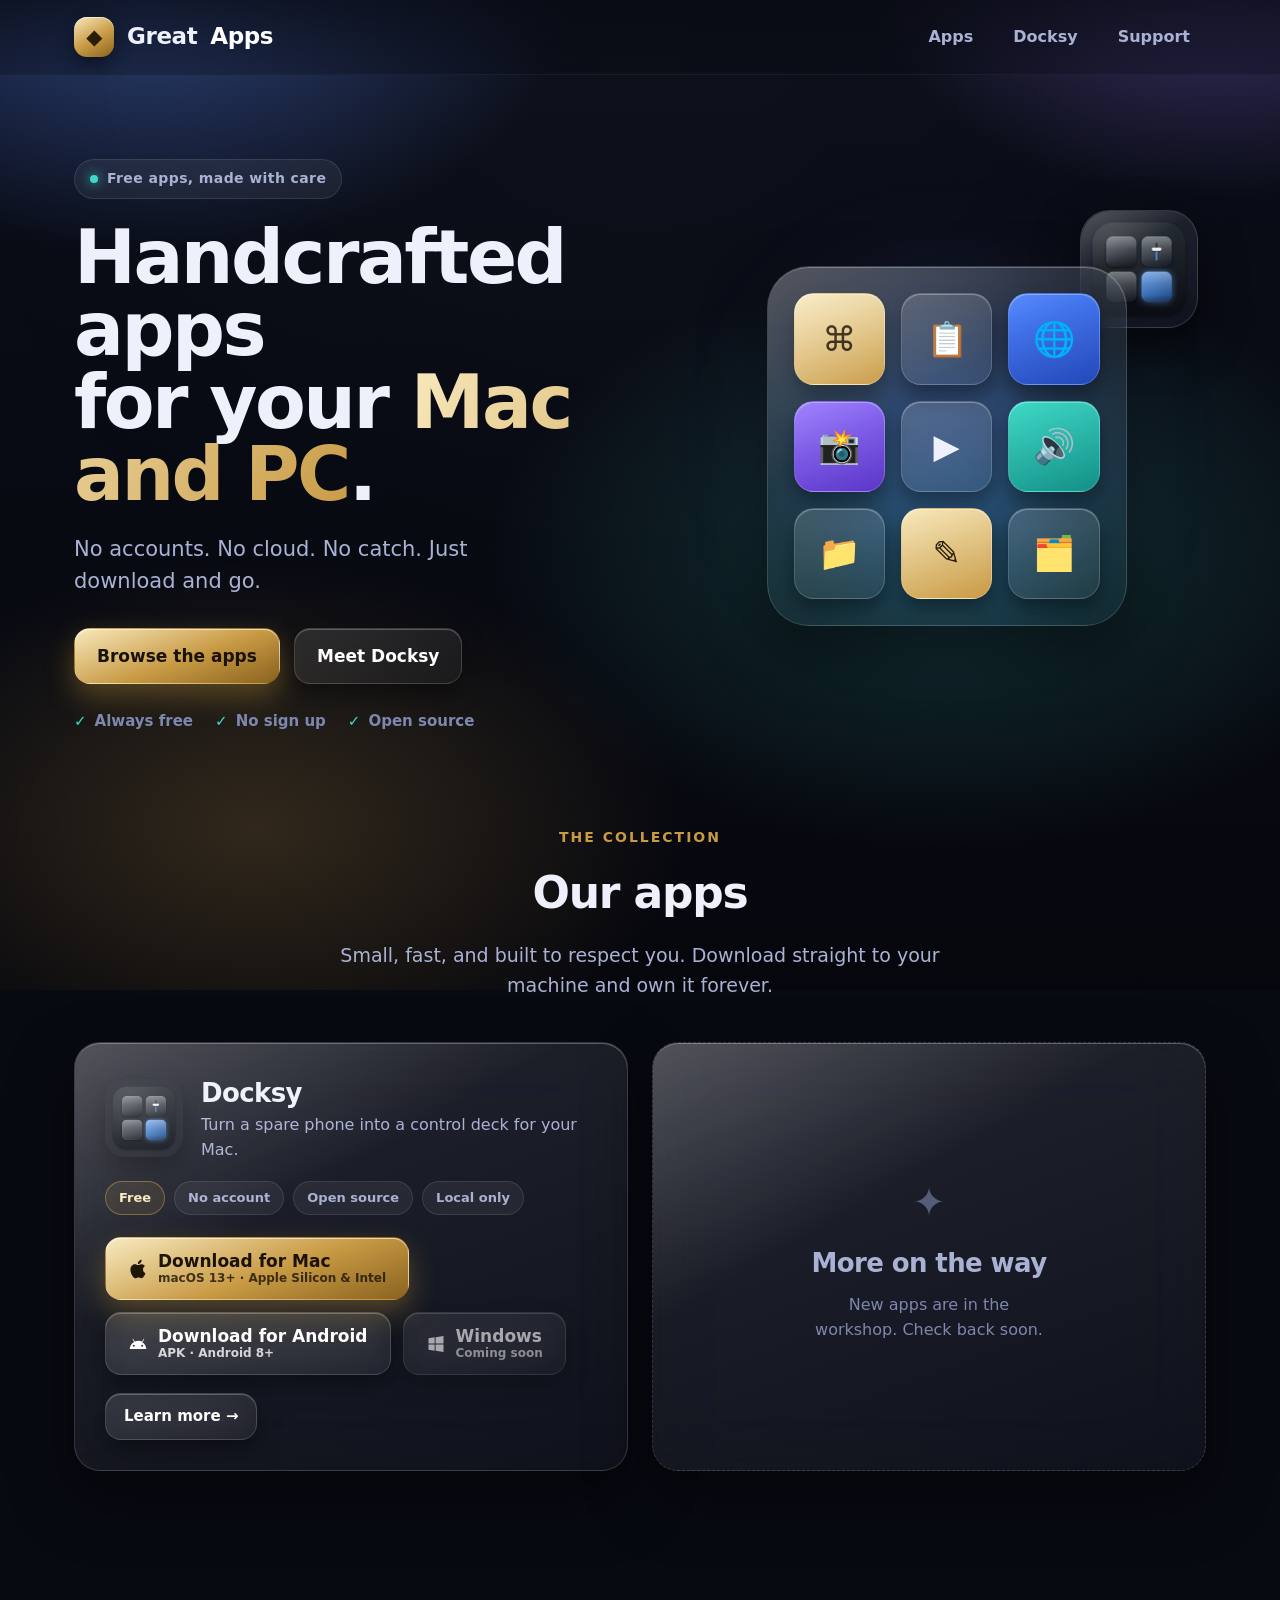
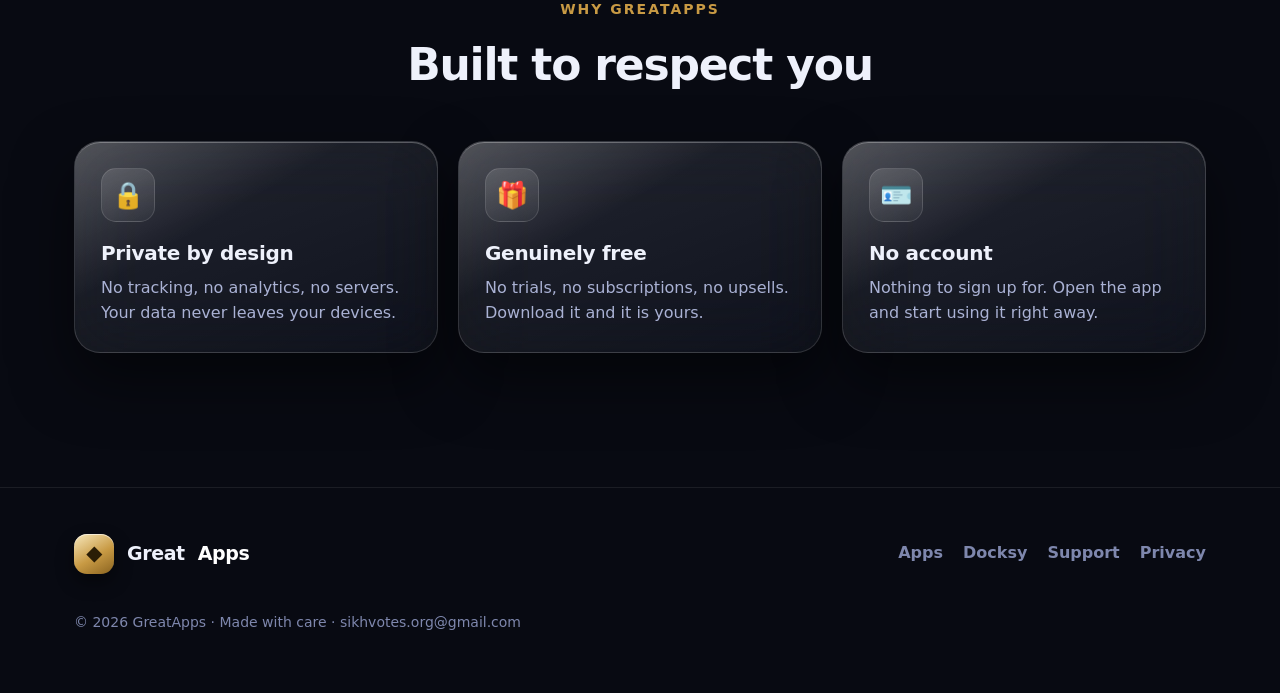
<file: index.html>
<!doctype html>
<html lang="en">
<head>
<meta charset="utf-8">
<meta name="viewport" content="width=device-width,initial-scale=1">
<title>GreatApps — handcrafted apps for your Mac and PC</title>
<meta name="description" content="A small studio of free, private, no-account apps for your Mac and PC. Download Docksy and turn a spare phone into a control deck.">
<link rel="icon" href="assets/favicon.png">
<link rel="stylesheet" href="assets/style.css">
</head>
<body>

<header class="bar">
  <div class="wrap">
    <a class="brand" href="index.html"><span class="mk">◆</span> Great<b>Apps</b></a>
    <div class="spacer"></div>
    <nav class="nav">
      <a href="#apps">Apps</a>
      <a href="docksy.html">Docksy</a>
      <a href="support.html">Support</a>
    </nav>
  </div>
</header>

<!-- HERO -->
<section class="hero">
  <div class="wrap">
    <div>
      <span class="eyebrow"><span class="dot"></span> Free apps, made with care</span>
      <h1 class="big">Handcrafted apps<br>for your <span class="grad">Mac and PC</span>.</h1>
      <p class="lead">No accounts. No cloud. No catch. Just download and go.</p>
      <div class="cta">
        <a class="btn btn-primary" href="#apps">Browse the apps</a>
        <a class="btn btn-glass" href="docksy.html">Meet Docksy</a>
      </div>
      <div class="trust">
        <span><span class="ck">✓</span> Always free</span>
        <span><span class="ck">✓</span> No sign up</span>
        <span><span class="ck">✓</span> Open source</span>
      </div>
    </div>
    <div class="heroart">
      <div class="heroglow"></div>
      <div class="floaticon glass"><img src="assets/docksy-icon.png" alt="Docksy"></div>
      <div class="deckcard glass">
        <div class="k gold">⌘</div><div class="k">📋</div><div class="k blue">🌐</div>
        <div class="k violet">📸</div><div class="k">▶️</div><div class="k teal">🔊</div>
        <div class="k">📁</div><div class="k gold">✎</div><div class="k">🗂️</div>
      </div>
    </div>
  </div>
</section>

<!-- APPS -->
<section class="sec" id="apps">
  <div class="wrap">
    <div class="kicker">The collection</div>
    <h2>Our apps</h2>
    <p class="deck">Small, fast, and built to respect you. Download straight to your machine and own it forever.</p>

    <div class="apps">
      <!-- Docksy -->
      <article class="appcard glass">
        <div class="top">
          <img class="ic" src="assets/docksy-icon.png" alt="Docksy icon">
          <div>
            <h3>Docksy</h3>
            <div class="tg">Turn a spare phone into a control deck for your Mac.</div>
          </div>
        </div>
        <div class="chips">
          <span class="chip gold">Free</span>
          <span class="chip">No account</span>
          <span class="chip">Open source</span>
          <span class="chip">Local only</span>
        </div>
        <div class="dls">
          <a class="btn btn-primary col" href="downloads/Docksy-Mac.dmg">
            <svg viewBox="0 0 24 24" aria-hidden="true"><path d="M16.365 1.43c0 1.14-.49 2.27-1.18 3.08-.74.9-1.99 1.57-2.98 1.57-.12 0-.23-.02-.3-.03-.01-.06-.04-.22-.04-.39 0-1.15.57-2.27 1.2-2.98.81-.94 2.15-1.64 3.25-1.68.03.13.05.28.05.43zM20.93 17.14c-.03.07-.46 1.58-1.52 3.12-.94 1.34-1.94 2.71-3.43 2.71-1.51 0-1.9-.88-3.63-.88-1.7 0-2.3.91-3.67.91-1.38 0-2.33-1.26-3.43-2.8C3.97 18.38 2.93 15.57 2.93 12.92c0-4.28 2.8-6.55 5.55-6.55 1.45 0 2.67.95 3.6.95.86 0 2.22-1.01 3.9-1.01.61 0 2.89.06 4.37 2.19-.13.09-2.38 1.37-2.38 4.19 0 3.26 2.85 4.42 2.96 4.45z"/></svg>
            <span class="txt"><span class="lg">Download for Mac</span><span class="sub">macOS 13+ · Apple Silicon &amp; Intel</span></span>
          </a>
          <a class="btn btn-glass col" href="downloads/Docksy-Android.apk">
            <svg viewBox="0 0 24 24" aria-hidden="true"><path d="M17.6 9.48l1.84-3.18a.4.4 0 0 0-.7-.4l-1.87 3.23a11.4 11.4 0 0 0-8.74 0L6.27 5.9a.4.4 0 1 0-.7.4L7.4 9.48A10.8 10.8 0 0 0 2 18h20a10.8 10.8 0 0 0-5.4-8.52zM7 15.25a1.25 1.25 0 1 1 0-2.5 1.25 1.25 0 0 1 0 2.5zm10 0a1.25 1.25 0 1 1 0-2.5 1.25 1.25 0 0 1 0 2.5z"/></svg>
            <span class="txt"><span class="lg">Download for Android</span><span class="sub">APK · Android 8+</span></span>
          </a>
          <span class="btn btn-glass col soon">
            <svg viewBox="0 0 24 24" aria-hidden="true"><path d="M3 5.05 10.4 4v7.4H3V5.05zM10.4 12.6V20L3 18.95V12.6h7.4zM11.55 3.85 21 2.5v8.9h-9.45V3.85zM21 12.6v8.9l-9.45-1.35V12.6H21z"/></svg>
            <span class="txt"><span class="lg">Windows</span><span class="sub">Coming soon</span></span>
          </span>
        </div>
        <a class="btn btn-glass" href="docksy.html" style="align-self:flex-start;padding:11px 18px;font-size:15px">Learn more →</a>
      </article>

      <!-- placeholder -->
      <article class="appcard glass empty">
        <div class="big">✦</div>
        <h3 style="color:var(--ink-dim)">More on the way</h3>
        <p style="max-width:24ch">New apps are in the workshop. Check back soon.</p>
      </article>
    </div>
  </div>
</section>

<!-- WHY -->
<section class="sec">
  <div class="wrap">
    <div class="kicker">Why GreatApps</div>
    <h2>Built to respect you</h2>
    <div class="feat">
      <div class="fcard glass"><div class="fi">🔒</div><h4>Private by design</h4><p>No tracking, no analytics, no servers. Your data never leaves your devices.</p></div>
      <div class="fcard glass"><div class="fi">🎁</div><h4>Genuinely free</h4><p>No trials, no subscriptions, no upsells. Download it and it is yours.</p></div>
      <div class="fcard glass"><div class="fi">🪪</div><h4>No account</h4><p>Nothing to sign up for. Open the app and start using it right away.</p></div>
    </div>
  </div>
</section>

<footer>
  <div class="wrap">
    <a class="brand" href="index.html"><span class="mk">◆</span> Great<b>Apps</b></a>
    <div class="spacer"></div>
    <nav class="fnav">
      <a href="#apps">Apps</a>
      <a href="docksy.html">Docksy</a>
      <a href="support.html">Support</a>
      <a href="privacy.html">Privacy</a>
    </nav>
    <div class="fine">© 2026 GreatApps · Made with care · <a href="mailto:sikhvotes.org@gmail.com" style="color:inherit">sikhvotes.org@gmail.com</a></div>
  </div>
</footer>

</body>
</html>
</file>
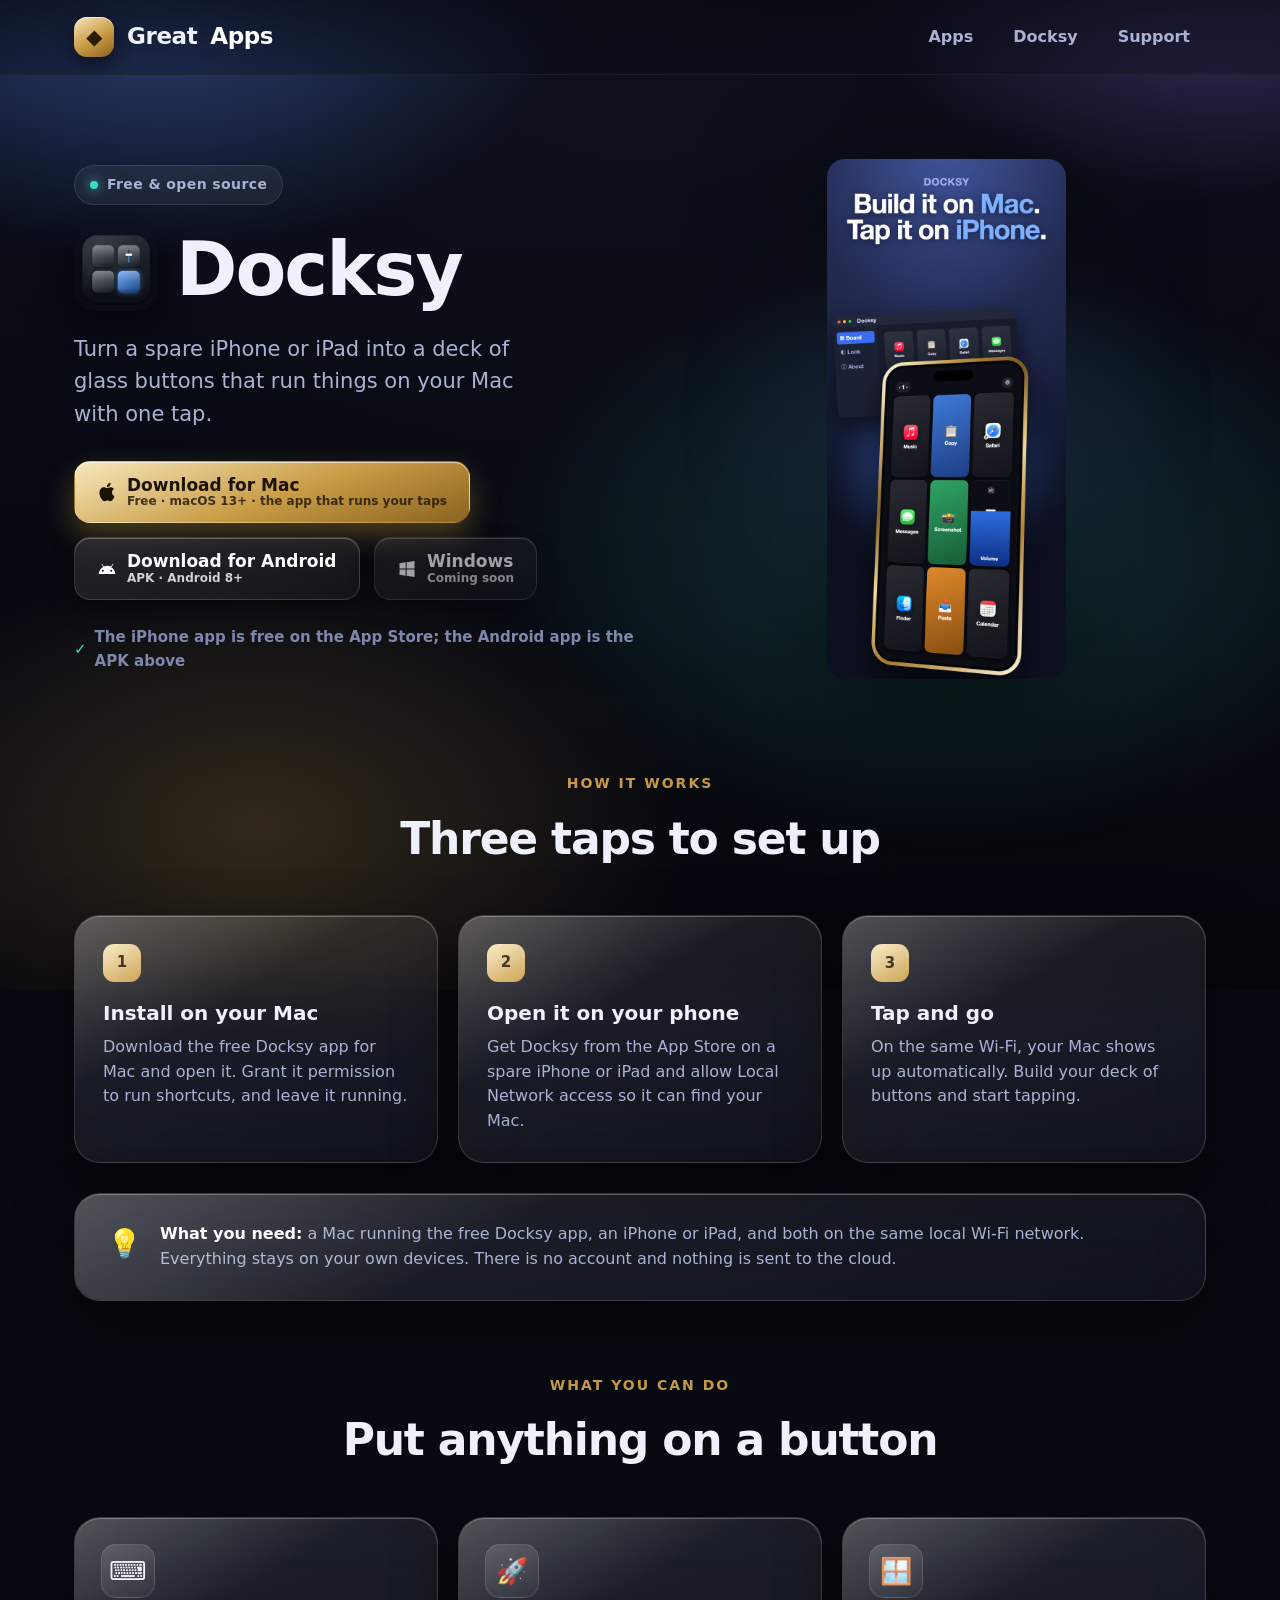
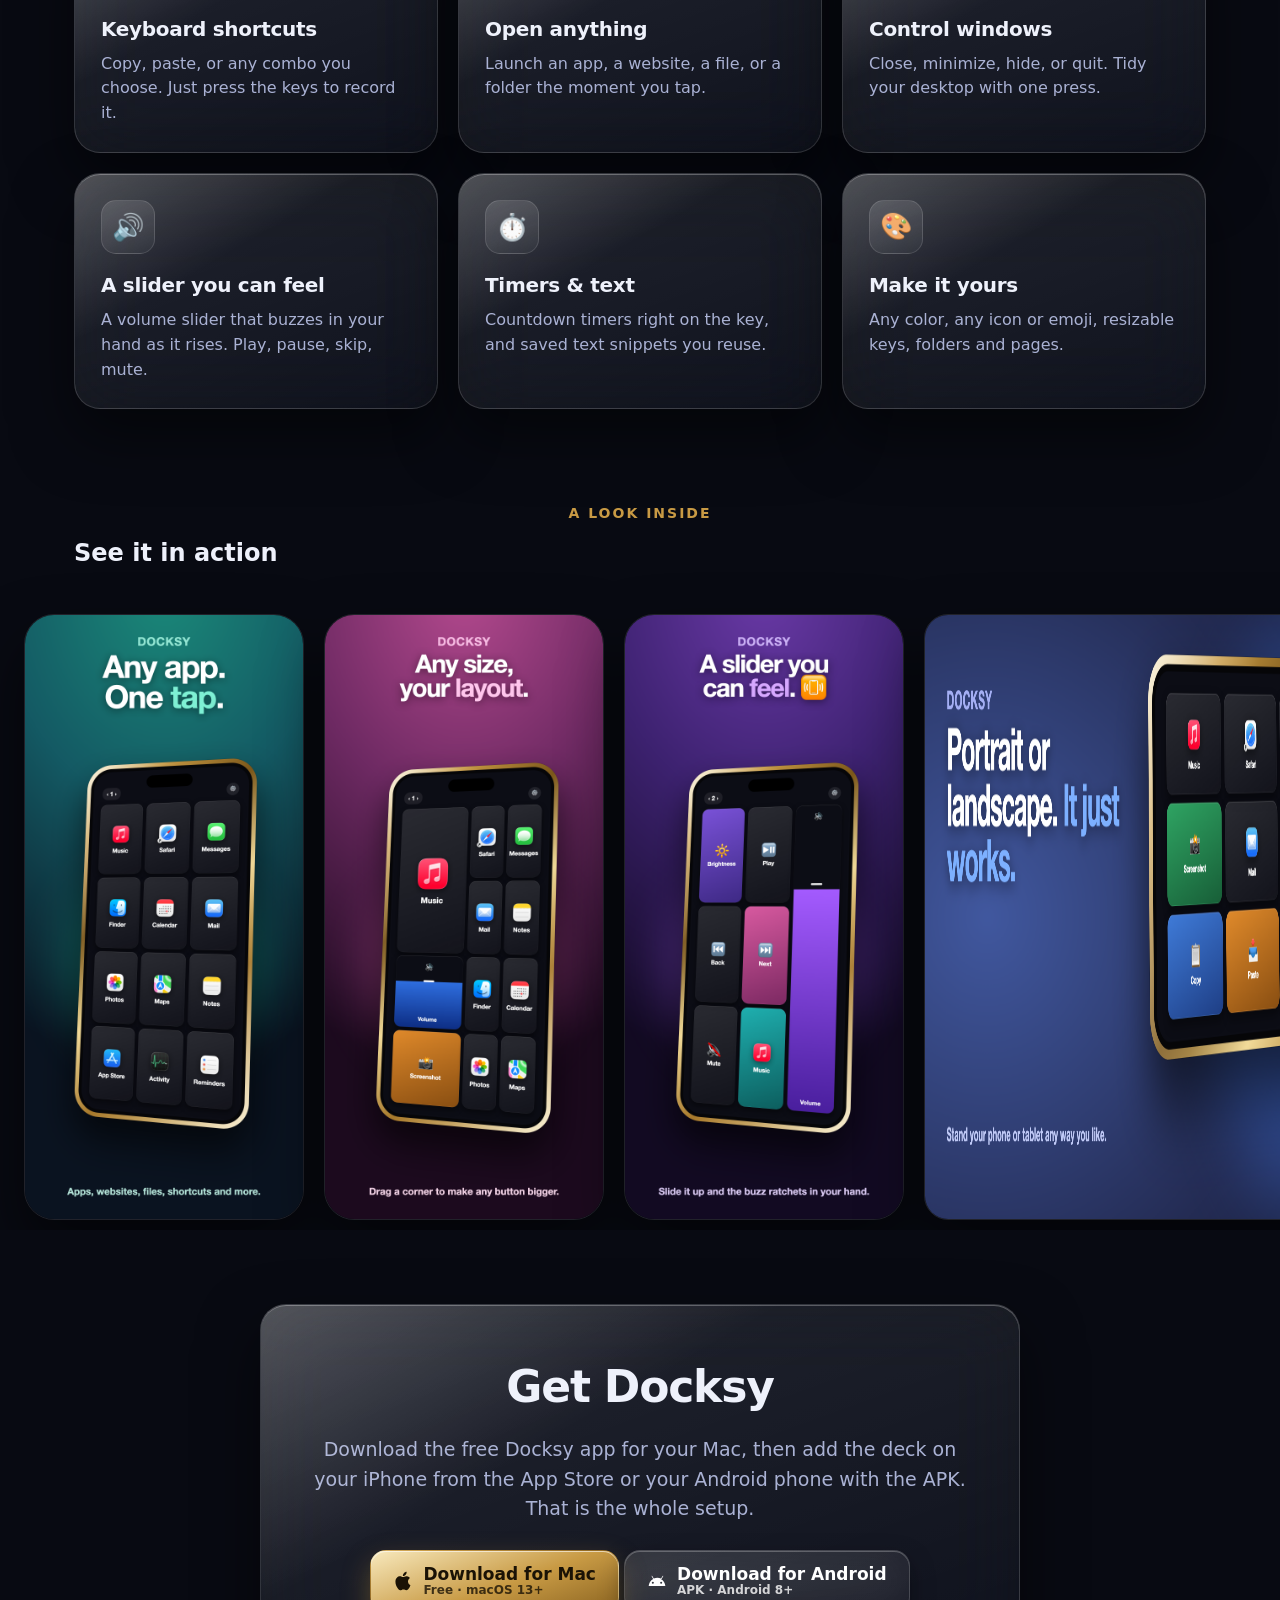
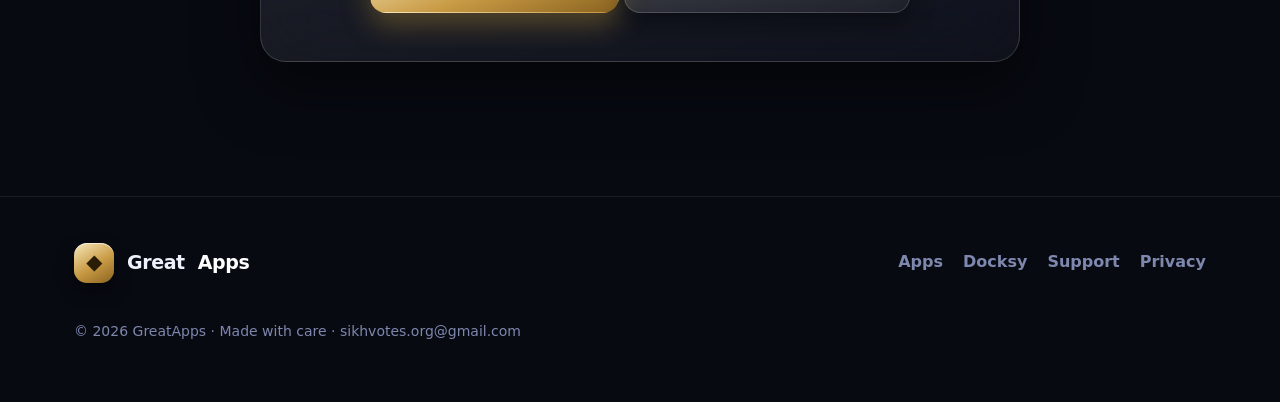
<file: docksy.html>
<!doctype html>
<html lang="en">
<head>
<meta charset="utf-8">
<meta name="viewport" content="width=device-width,initial-scale=1">
<title>Docksy — turn a spare phone into a control deck for your Mac</title>
<meta name="description" content="Docksy turns a spare iPhone or iPad into a glass control deck for your Mac. Free, open source, no account. Download the free Mac companion app.">
<link rel="icon" href="assets/favicon.png">
<link rel="stylesheet" href="assets/style.css">
</head>
<body>

<header class="bar">
  <div class="wrap">
    <a class="brand" href="index.html"><span class="mk">◆</span> Great<b>Apps</b></a>
    <div class="spacer"></div>
    <nav class="nav">
      <a href="index.html#apps">Apps</a>
      <a href="docksy.html">Docksy</a>
      <a href="support.html">Support</a>
    </nav>
  </div>
</header>

<!-- HERO -->
<section class="hero">
  <div class="wrap">
    <div>
      <span class="eyebrow"><span class="dot"></span> Free &amp; open source</span>
      <h1 class="big" style="display:flex;align-items:center;gap:18px;letter-spacing:-2px">
        <img src="assets/docksy-icon.png" alt="" style="width:84px;height:84px;border-radius:21px;box-shadow:0 12px 30px rgba(0,0,0,.5)"> Docksy
      </h1>
      <p class="lead" style="max-width:34ch">Turn a spare iPhone or iPad into a deck of glass buttons that run things on your Mac with one tap.</p>
      <div class="cta">
        <a class="btn btn-primary col" href="downloads/Docksy-Mac.dmg">
          <svg viewBox="0 0 24 24" aria-hidden="true"><path d="M16.365 1.43c0 1.14-.49 2.27-1.18 3.08-.74.9-1.99 1.57-2.98 1.57-.12 0-.23-.02-.3-.03-.01-.06-.04-.22-.04-.39 0-1.15.57-2.27 1.2-2.98.81-.94 2.15-1.64 3.25-1.68.03.13.05.28.05.43zM20.93 17.14c-.03.07-.46 1.58-1.52 3.12-.94 1.34-1.94 2.71-3.43 2.71-1.51 0-1.9-.88-3.63-.88-1.7 0-2.3.91-3.67.91-1.38 0-2.33-1.26-3.43-2.8C3.97 18.38 2.93 15.57 2.93 12.92c0-4.28 2.8-6.55 5.55-6.55 1.45 0 2.67.95 3.6.95.86 0 2.22-1.01 3.9-1.01.61 0 2.89.06 4.37 2.19-.13.09-2.38 1.37-2.38 4.19 0 3.26 2.85 4.42 2.96 4.45z"/></svg>
          <span class="txt"><span class="lg">Download for Mac</span><span class="sub">Free · macOS 13+ · the app that runs your taps</span></span>
        </a>
        <a class="btn btn-glass col" href="downloads/Docksy-Android.apk">
          <svg viewBox="0 0 24 24" aria-hidden="true"><path d="M17.6 9.48l1.84-3.18a.4.4 0 0 0-.7-.4l-1.87 3.23a11.4 11.4 0 0 0-8.74 0L6.27 5.9a.4.4 0 1 0-.7.4L7.4 9.48A10.8 10.8 0 0 0 2 18h20a10.8 10.8 0 0 0-5.4-8.52zM7 15.25a1.25 1.25 0 1 1 0-2.5 1.25 1.25 0 0 1 0 2.5zm10 0a1.25 1.25 0 1 1 0-2.5 1.25 1.25 0 0 1 0 2.5z"/></svg>
          <span class="txt"><span class="lg">Download for Android</span><span class="sub">APK · Android 8+</span></span>
        </a>
        <span class="btn btn-glass col soon">
          <svg viewBox="0 0 24 24" aria-hidden="true"><path d="M3 5.05 10.4 4v7.4H3V5.05zM10.4 12.6V20L3 18.95V12.6h7.4zM11.55 3.85 21 2.5v8.9h-9.45V3.85zM21 12.6v8.9l-9.45-1.35V12.6H21z"/></svg>
          <span class="txt"><span class="lg">Windows</span><span class="sub">Coming soon</span></span>
        </span>
      </div>
      <div class="trust">
        <span><span class="ck">✓</span> The iPhone app is free on the App Store; the Android app is the APK above</span>
      </div>
    </div>
    <div class="heroart" style="height:520px">
      <div class="heroglow" style="background:radial-gradient(circle,rgba(120,150,255,.45),transparent 65%)"></div>
      <img src="assets/shots/s1.png" alt="Docksy on Mac and iPhone" style="position:absolute;inset:0;margin:auto;max-height:520px;max-width:100%;filter:drop-shadow(0 30px 60px rgba(0,0,0,.55));border-radius:18px">
    </div>
  </div>
</section>

<!-- HOW IT WORKS -->
<section class="sec">
  <div class="wrap">
    <div class="kicker">How it works</div>
    <h2>Three taps to set up</h2>
    <div class="steps">
      <div class="step glass"><div class="n">1</div><h4>Install on your Mac</h4><p>Download the free Docksy app for Mac and open it. Grant it permission to run shortcuts, and leave it running.</p></div>
      <div class="step glass"><div class="n">2</div><h4>Open it on your phone</h4><p>Get Docksy from the App Store on a spare iPhone or iPad and allow Local Network access so it can find your Mac.</p></div>
      <div class="step glass"><div class="n">3</div><h4>Tap and go</h4><p>On the same Wi-Fi, your Mac shows up automatically. Build your deck of buttons and start tapping.</p></div>
    </div>
    <div class="req glass">
      <div class="ri">💡</div>
      <div><p><b>What you need:</b> a Mac running the free Docksy app, an iPhone or iPad, and both on the same local Wi-Fi network. Everything stays on your own devices. There is no account and nothing is sent to the cloud.</p></div>
    </div>
  </div>
</section>

<!-- FEATURES -->
<section class="sec" style="padding-top:10px">
  <div class="wrap">
    <div class="kicker">What you can do</div>
    <h2>Put anything on a button</h2>
    <div class="feat">
      <div class="fcard glass"><div class="fi">⌨️</div><h4>Keyboard shortcuts</h4><p>Copy, paste, or any combo you choose. Just press the keys to record it.</p></div>
      <div class="fcard glass"><div class="fi">🚀</div><h4>Open anything</h4><p>Launch an app, a website, a file, or a folder the moment you tap.</p></div>
      <div class="fcard glass"><div class="fi">🪟</div><h4>Control windows</h4><p>Close, minimize, hide, or quit. Tidy your desktop with one press.</p></div>
      <div class="fcard glass"><div class="fi">🔊</div><h4>A slider you can feel</h4><p>A volume slider that buzzes in your hand as it rises. Play, pause, skip, mute.</p></div>
      <div class="fcard glass"><div class="fi">⏱️</div><h4>Timers &amp; text</h4><p>Countdown timers right on the key, and saved text snippets you reuse.</p></div>
      <div class="fcard glass"><div class="fi">🎨</div><h4>Make it yours</h4><p>Any color, any icon or emoji, resizable keys, folders and pages.</p></div>
    </div>
  </div>
</section>

<!-- GALLERY -->
<section style="padding:30px 0 10px">
  <div class="wrap"><div class="kicker">A look inside</div><h2>See it in action</h2></div>
  <div class="gal">
    <img class="shot" src="assets/shots/s2.png" alt="A full deck of app buttons">
    <img class="shot" src="assets/shots/s3.png" alt="Resizable buttons in any layout">
    <img class="shot" src="assets/shots/s4.png" alt="The volume slider with haptics">
    <img class="shot wide" src="assets/shots/s6.png" alt="Docksy in landscape">
    <img class="shot wide" src="assets/shots/mac.png" alt="The Docksy editor on Mac">
  </div>
</section>

<!-- DOWNLOAD CTA -->
<section class="sec">
  <div class="wrap" style="text-align:center">
    <div class="glass" style="padding:48px 30px;max-width:760px;margin:0 auto">
      <h2 style="margin-bottom:10px">Get Docksy</h2>
      <p class="deck" style="margin-bottom:26px">Download the free Docksy app for your Mac, then add the deck on your iPhone from the App Store or your Android phone with the APK. That is the whole setup.</p>
      <div class="cta" style="justify-content:center">
        <a class="btn btn-primary col" href="downloads/Docksy-Mac.dmg">
          <svg viewBox="0 0 24 24" aria-hidden="true"><path d="M16.365 1.43c0 1.14-.49 2.27-1.18 3.08-.74.9-1.99 1.57-2.98 1.57-.12 0-.23-.02-.3-.03-.01-.06-.04-.22-.04-.39 0-1.15.57-2.27 1.2-2.98.81-.94 2.15-1.64 3.25-1.68.03.13.05.28.05.43zM20.93 17.14c-.03.07-.46 1.58-1.52 3.12-.94 1.34-1.94 2.71-3.43 2.71-1.51 0-1.9-.88-3.63-.88-1.7 0-2.3.91-3.67.91-1.38 0-2.33-1.26-3.43-2.8C3.97 18.38 2.93 15.57 2.93 12.92c0-4.28 2.8-6.55 5.55-6.55 1.45 0 2.67.95 3.6.95.86 0 2.22-1.01 3.9-1.01.61 0 2.89.06 4.37 2.19-.13.09-2.38 1.37-2.38 4.19 0 3.26 2.85 4.42 2.96 4.45z"/></svg>
          <span class="txt"><span class="lg">Download for Mac</span><span class="sub">Free · macOS 13+</span></span>
        </a>
        <a class="btn btn-glass col" href="downloads/Docksy-Android.apk">
          <svg viewBox="0 0 24 24" aria-hidden="true"><path d="M17.6 9.48l1.84-3.18a.4.4 0 0 0-.7-.4l-1.87 3.23a11.4 11.4 0 0 0-8.74 0L6.27 5.9a.4.4 0 1 0-.7.4L7.4 9.48A10.8 10.8 0 0 0 2 18h20a10.8 10.8 0 0 0-5.4-8.52zM7 15.25a1.25 1.25 0 1 1 0-2.5 1.25 1.25 0 0 1 0 2.5zm10 0a1.25 1.25 0 1 1 0-2.5 1.25 1.25 0 0 1 0 2.5z"/></svg>
          <span class="txt"><span class="lg">Download for Android</span><span class="sub">APK · Android 8+</span></span>
        </a>
      </div>
    </div>
  </div>
</section>

<footer>
  <div class="wrap">
    <a class="brand" href="index.html"><span class="mk">◆</span> Great<b>Apps</b></a>
    <div class="spacer"></div>
    <nav class="fnav">
      <a href="index.html#apps">Apps</a>
      <a href="docksy.html">Docksy</a>
      <a href="support.html">Support</a>
      <a href="privacy.html">Privacy</a>
    </nav>
    <div class="fine">© 2026 GreatApps · Made with care · <a href="mailto:sikhvotes.org@gmail.com" style="color:inherit">sikhvotes.org@gmail.com</a></div>
  </div>
</footer>

</body>
</html>
</file>
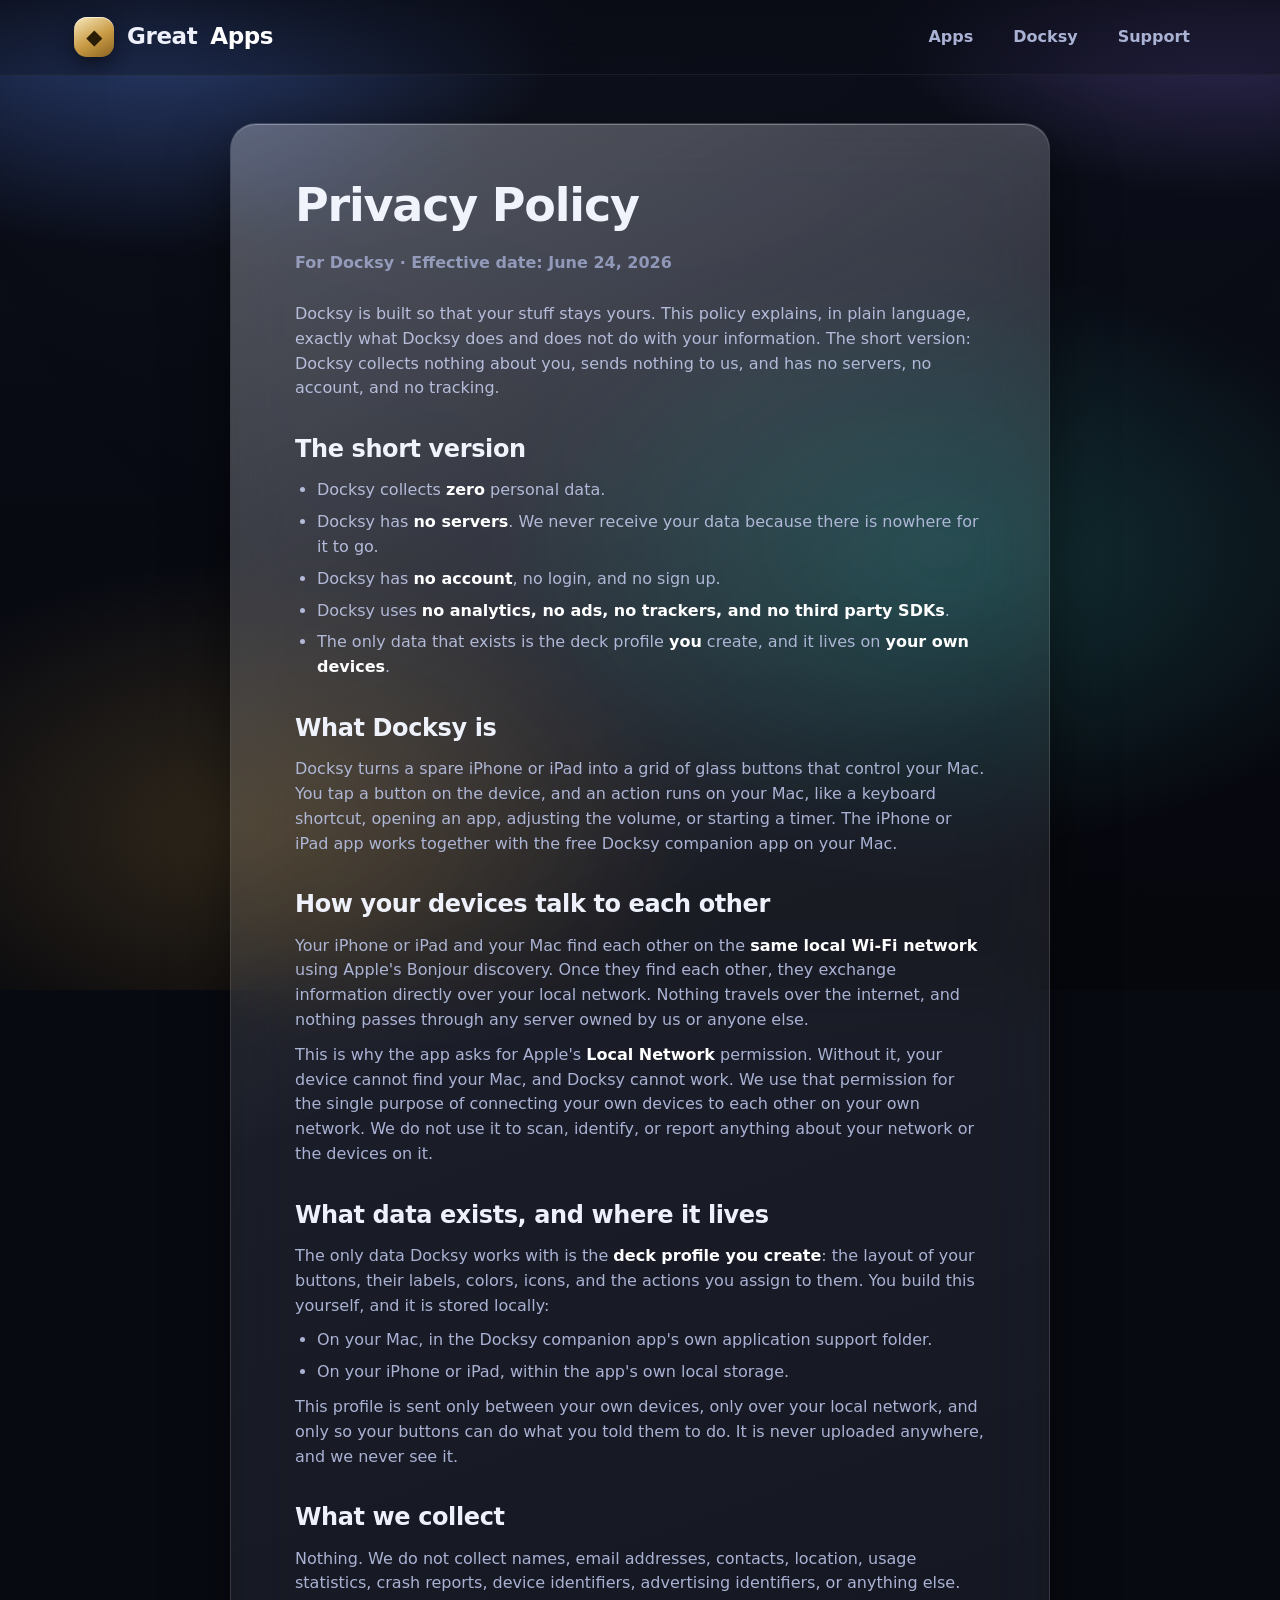
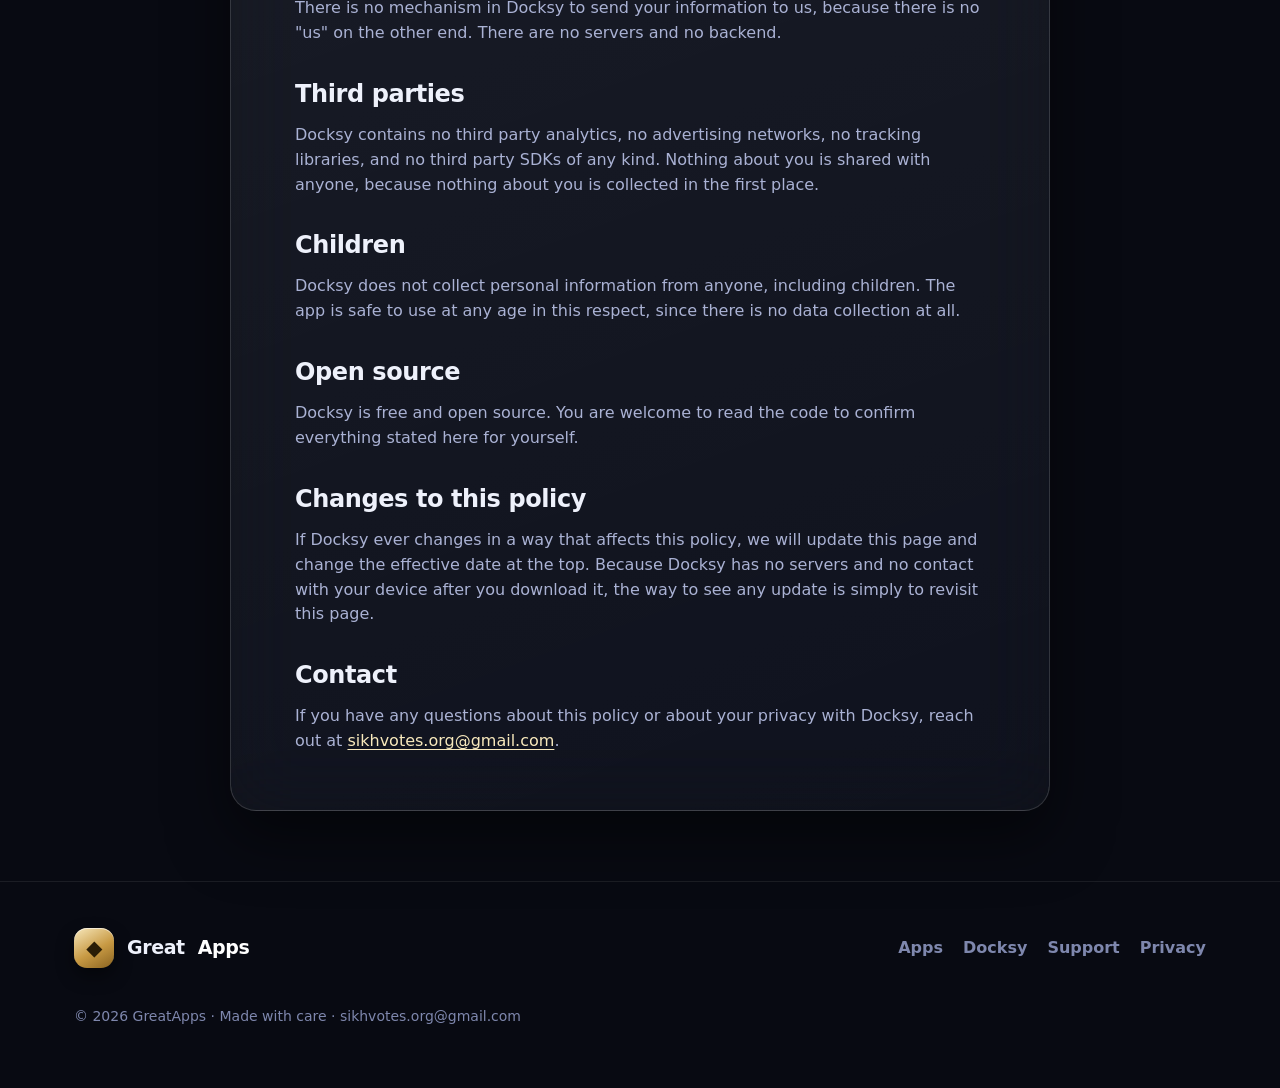
<file: privacy.html>
<!doctype html>
<html lang="en">
<head>
<meta charset="utf-8">
<meta name="viewport" content="width=device-width,initial-scale=1">
<title>Privacy Policy — Docksy &amp; GreatApps</title>
<meta name="description" content="Docksy collects no data, has no servers, no account, and no tracking. Everything stays on your own devices and your local network.">
<link rel="icon" href="assets/favicon.png">
<link rel="stylesheet" href="assets/style.css">
</head>
<body>

<header class="bar">
  <div class="wrap">
    <a class="brand" href="index.html"><span class="mk">◆</span> Great<b>Apps</b></a>
    <div class="spacer"></div>
    <nav class="nav">
      <a href="index.html#apps">Apps</a>
      <a href="docksy.html">Docksy</a>
      <a href="support.html">Support</a>
    </nav>
  </div>
</header>

<article class="doc glass">
  <h1>Privacy Policy</h1>
  <p class="eff">For Docksy · Effective date: June 24, 2026</p>

  <p>Docksy is built so that your stuff stays yours. This policy explains, in plain language, exactly what Docksy does and does not do with your information. The short version: Docksy collects nothing about you, sends nothing to us, and has no servers, no account, and no tracking.</p>

  <h2>The short version</h2>
  <ul>
    <li>Docksy collects <strong>zero</strong> personal data.</li>
    <li>Docksy has <strong>no servers</strong>. We never receive your data because there is nowhere for it to go.</li>
    <li>Docksy has <strong>no account</strong>, no login, and no sign up.</li>
    <li>Docksy uses <strong>no analytics, no ads, no trackers, and no third party SDKs</strong>.</li>
    <li>The only data that exists is the deck profile <strong>you</strong> create, and it lives on <strong>your own devices</strong>.</li>
  </ul>

  <h2>What Docksy is</h2>
  <p>Docksy turns a spare iPhone or iPad into a grid of glass buttons that control your Mac. You tap a button on the device, and an action runs on your Mac, like a keyboard shortcut, opening an app, adjusting the volume, or starting a timer. The iPhone or iPad app works together with the free Docksy companion app on your Mac.</p>

  <h2>How your devices talk to each other</h2>
  <p>Your iPhone or iPad and your Mac find each other on the <strong>same local Wi-Fi network</strong> using Apple's Bonjour discovery. Once they find each other, they exchange information directly over your local network. Nothing travels over the internet, and nothing passes through any server owned by us or anyone else.</p>
  <p>This is why the app asks for Apple's <strong>Local Network</strong> permission. Without it, your device cannot find your Mac, and Docksy cannot work. We use that permission for the single purpose of connecting your own devices to each other on your own network. We do not use it to scan, identify, or report anything about your network or the devices on it.</p>

  <h2>What data exists, and where it lives</h2>
  <p>The only data Docksy works with is the <strong>deck profile you create</strong>: the layout of your buttons, their labels, colors, icons, and the actions you assign to them. You build this yourself, and it is stored locally:</p>
  <ul>
    <li>On your Mac, in the Docksy companion app's own application support folder.</li>
    <li>On your iPhone or iPad, within the app's own local storage.</li>
  </ul>
  <p>This profile is sent only between your own devices, only over your local network, and only so your buttons can do what you told them to do. It is never uploaded anywhere, and we never see it.</p>

  <h2>What we collect</h2>
  <p>Nothing. We do not collect names, email addresses, contacts, location, usage statistics, crash reports, device identifiers, advertising identifiers, or anything else. There is no mechanism in Docksy to send your information to us, because there is no "us" on the other end. There are no servers and no backend.</p>

  <h2>Third parties</h2>
  <p>Docksy contains no third party analytics, no advertising networks, no tracking libraries, and no third party SDKs of any kind. Nothing about you is shared with anyone, because nothing about you is collected in the first place.</p>

  <h2>Children</h2>
  <p>Docksy does not collect personal information from anyone, including children. The app is safe to use at any age in this respect, since there is no data collection at all.</p>

  <h2>Open source</h2>
  <p>Docksy is free and open source. You are welcome to read the code to confirm everything stated here for yourself.</p>

  <h2>Changes to this policy</h2>
  <p>If Docksy ever changes in a way that affects this policy, we will update this page and change the effective date at the top. Because Docksy has no servers and no contact with your device after you download it, the way to see any update is simply to revisit this page.</p>

  <h2>Contact</h2>
  <p>If you have any questions about this policy or about your privacy with Docksy, reach out at <a href="mailto:sikhvotes.org@gmail.com">sikhvotes.org@gmail.com</a>.</p>
</article>

<footer>
  <div class="wrap">
    <a class="brand" href="index.html"><span class="mk">◆</span> Great<b>Apps</b></a>
    <div class="spacer"></div>
    <nav class="fnav">
      <a href="index.html#apps">Apps</a>
      <a href="docksy.html">Docksy</a>
      <a href="support.html">Support</a>
      <a href="privacy.html">Privacy</a>
    </nav>
    <div class="fine">© 2026 GreatApps · Made with care · <a href="mailto:sikhvotes.org@gmail.com" style="color:inherit">sikhvotes.org@gmail.com</a></div>
  </div>
</footer>

</body>
</html>
</file>
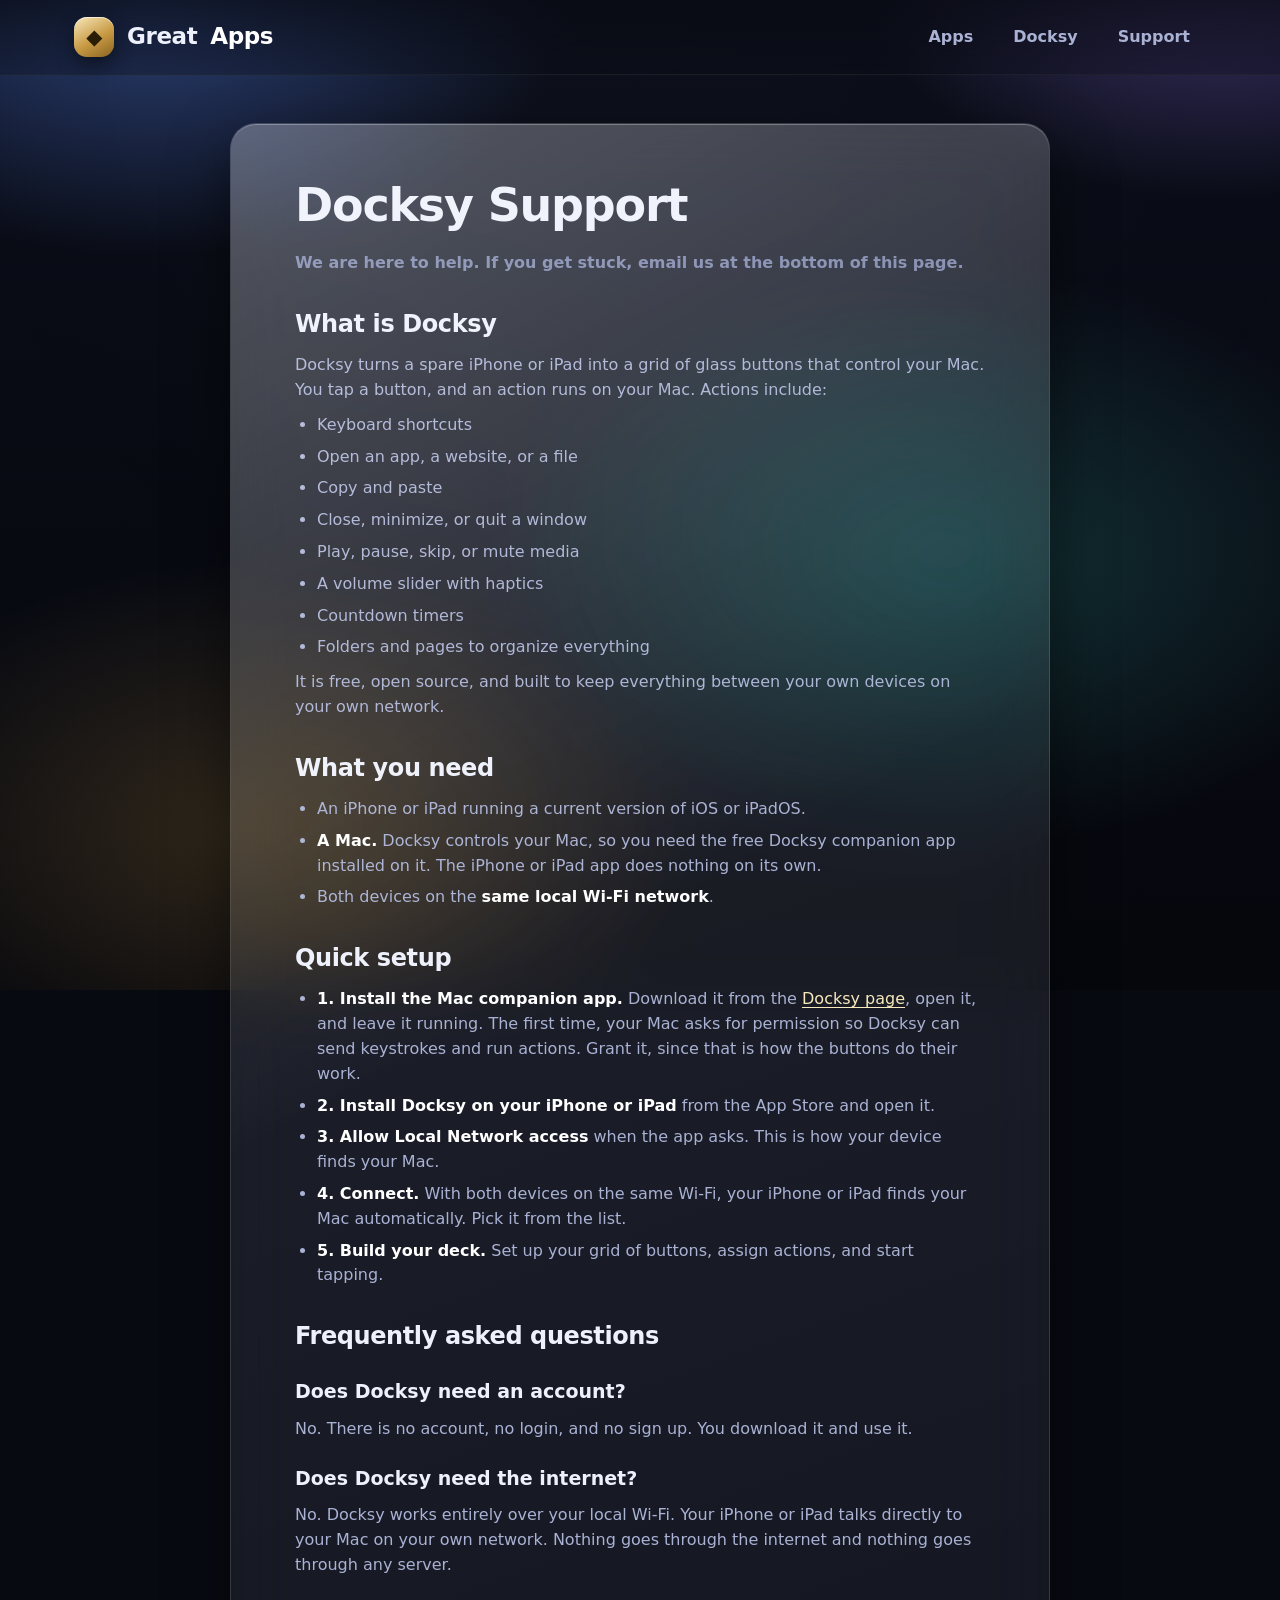
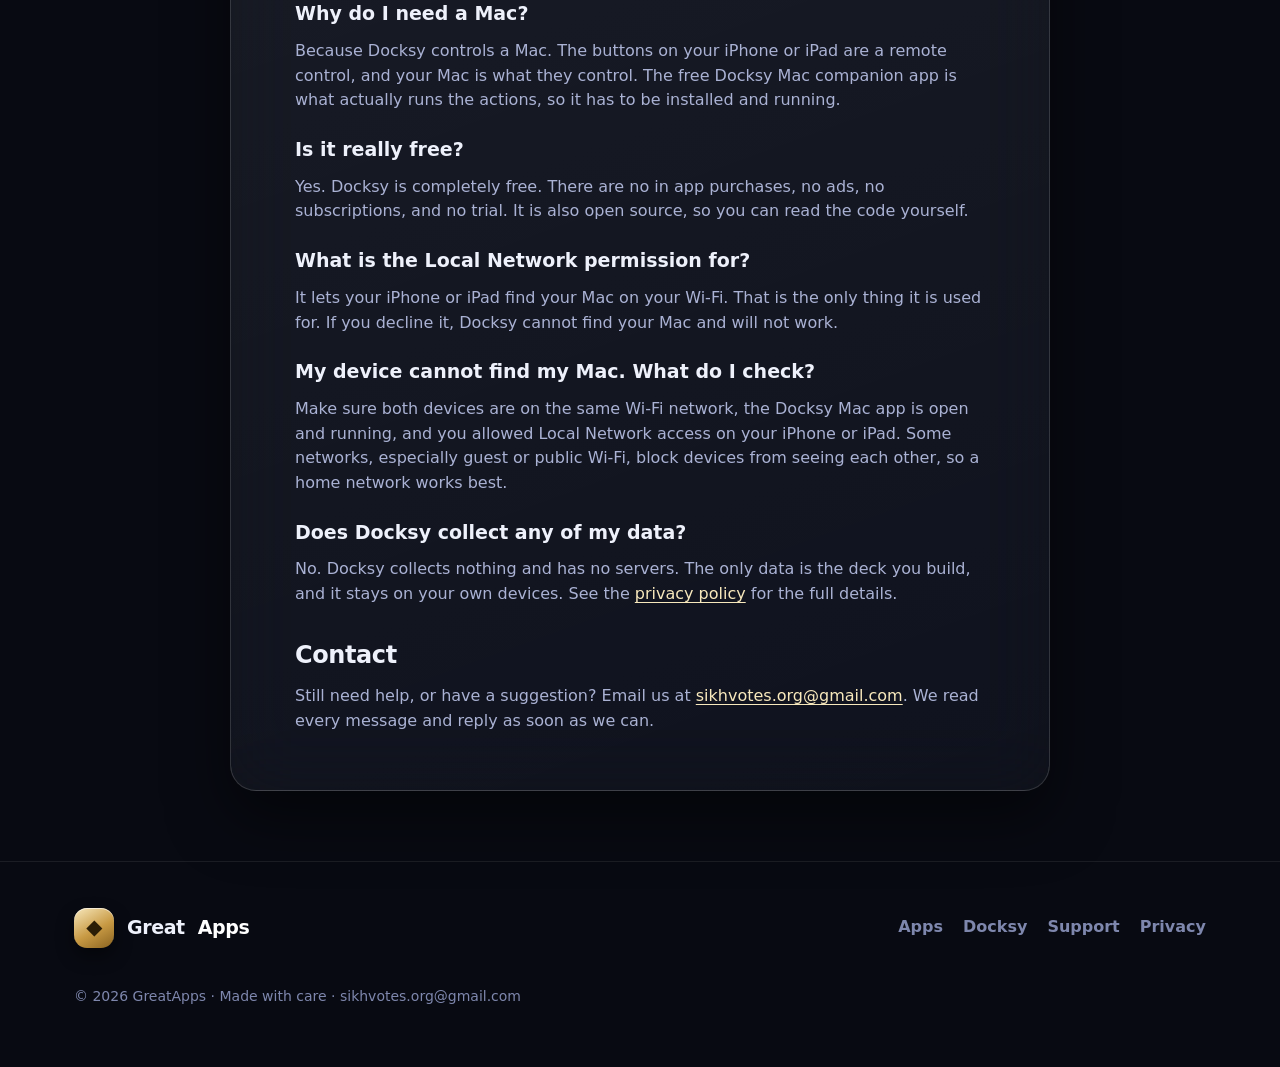
<file: support.html>
<!doctype html>
<html lang="en">
<head>
<meta charset="utf-8">
<meta name="viewport" content="width=device-width,initial-scale=1">
<title>Docksy Support — GreatApps</title>
<meta name="description" content="Help and setup for Docksy. What it is, what you need, quick setup, and answers to common questions.">
<link rel="icon" href="assets/favicon.png">
<link rel="stylesheet" href="assets/style.css">
</head>
<body>

<header class="bar">
  <div class="wrap">
    <a class="brand" href="index.html"><span class="mk">◆</span> Great<b>Apps</b></a>
    <div class="spacer"></div>
    <nav class="nav">
      <a href="index.html#apps">Apps</a>
      <a href="docksy.html">Docksy</a>
      <a href="support.html">Support</a>
    </nav>
  </div>
</header>

<article class="doc glass">
  <h1>Docksy Support</h1>
  <p class="eff">We are here to help. If you get stuck, email us at the bottom of this page.</p>

  <h2>What is Docksy</h2>
  <p>Docksy turns a spare iPhone or iPad into a grid of glass buttons that control your Mac. You tap a button, and an action runs on your Mac. Actions include:</p>
  <ul>
    <li>Keyboard shortcuts</li>
    <li>Open an app, a website, or a file</li>
    <li>Copy and paste</li>
    <li>Close, minimize, or quit a window</li>
    <li>Play, pause, skip, or mute media</li>
    <li>A volume slider with haptics</li>
    <li>Countdown timers</li>
    <li>Folders and pages to organize everything</li>
  </ul>
  <p>It is free, open source, and built to keep everything between your own devices on your own network.</p>

  <h2>What you need</h2>
  <ul>
    <li>An iPhone or iPad running a current version of iOS or iPadOS.</li>
    <li><strong>A Mac.</strong> Docksy controls your Mac, so you need the free Docksy companion app installed on it. The iPhone or iPad app does nothing on its own.</li>
    <li>Both devices on the <strong>same local Wi-Fi network</strong>.</li>
  </ul>

  <h2>Quick setup</h2>
  <ul>
    <li><strong>1. Install the Mac companion app.</strong> Download it from the <a href="docksy.html">Docksy page</a>, open it, and leave it running. The first time, your Mac asks for permission so Docksy can send keystrokes and run actions. Grant it, since that is how the buttons do their work.</li>
    <li><strong>2. Install Docksy on your iPhone or iPad</strong> from the App Store and open it.</li>
    <li><strong>3. Allow Local Network access</strong> when the app asks. This is how your device finds your Mac.</li>
    <li><strong>4. Connect.</strong> With both devices on the same Wi-Fi, your iPhone or iPad finds your Mac automatically. Pick it from the list.</li>
    <li><strong>5. Build your deck.</strong> Set up your grid of buttons, assign actions, and start tapping.</li>
  </ul>

  <h2>Frequently asked questions</h2>
  <h3>Does Docksy need an account?</h3>
  <p>No. There is no account, no login, and no sign up. You download it and use it.</p>
  <h3>Does Docksy need the internet?</h3>
  <p>No. Docksy works entirely over your local Wi-Fi. Your iPhone or iPad talks directly to your Mac on your own network. Nothing goes through the internet and nothing goes through any server.</p>
  <h3>Why do I need a Mac?</h3>
  <p>Because Docksy controls a Mac. The buttons on your iPhone or iPad are a remote control, and your Mac is what they control. The free Docksy Mac companion app is what actually runs the actions, so it has to be installed and running.</p>
  <h3>Is it really free?</h3>
  <p>Yes. Docksy is completely free. There are no in app purchases, no ads, no subscriptions, and no trial. It is also open source, so you can read the code yourself.</p>
  <h3>What is the Local Network permission for?</h3>
  <p>It lets your iPhone or iPad find your Mac on your Wi-Fi. That is the only thing it is used for. If you decline it, Docksy cannot find your Mac and will not work.</p>
  <h3>My device cannot find my Mac. What do I check?</h3>
  <p>Make sure both devices are on the same Wi-Fi network, the Docksy Mac app is open and running, and you allowed Local Network access on your iPhone or iPad. Some networks, especially guest or public Wi-Fi, block devices from seeing each other, so a home network works best.</p>
  <h3>Does Docksy collect any of my data?</h3>
  <p>No. Docksy collects nothing and has no servers. The only data is the deck you build, and it stays on your own devices. See the <a href="privacy.html">privacy policy</a> for the full details.</p>

  <h2>Contact</h2>
  <p>Still need help, or have a suggestion? Email us at <a href="mailto:sikhvotes.org@gmail.com">sikhvotes.org@gmail.com</a>. We read every message and reply as soon as we can.</p>
</article>

<footer>
  <div class="wrap">
    <a class="brand" href="index.html"><span class="mk">◆</span> Great<b>Apps</b></a>
    <div class="spacer"></div>
    <nav class="fnav">
      <a href="index.html#apps">Apps</a>
      <a href="docksy.html">Docksy</a>
      <a href="support.html">Support</a>
      <a href="privacy.html">Privacy</a>
    </nav>
    <div class="fine">© 2026 GreatApps · Made with care · <a href="mailto:sikhvotes.org@gmail.com" style="color:inherit">sikhvotes.org@gmail.com</a></div>
  </div>
</footer>

</body>
</html>
</file>
<file: assets/style.css>
/* GreatApps — glass skeuomorphism design system */
:root{
  --bg:#080a12;
  --ink:#eef1fb;
  --ink-dim:#aab2d4;
  --ink-faint:#7e87ad;
  --gold-1:#f8e9bd; --gold-2:#c89a44; --gold-3:#8a6320;
  --blue:#5b8cff; --violet:#9a7bff; --teal:#3fd9c8;
  --radius:26px;
  --glass-bg:linear-gradient(160deg,rgba(255,255,255,.11),rgba(255,255,255,.035));
  --glass-bd:1px solid rgba(255,255,255,.14);
  --glass-sh:0 1px 0 rgba(255,255,255,.28) inset,0 26px 60px rgba(0,0,0,.5);
  --maxw:1180px;
}
*{margin:0;padding:0;box-sizing:border-box}
html{scroll-behavior:smooth}
body{
  font-family:ui-rounded,"SF Pro Rounded","SF Pro Display","Helvetica Neue",system-ui,-apple-system,sans-serif;
  color:var(--ink);background:var(--bg);line-height:1.55;overflow-x:hidden;-webkit-font-smoothing:antialiased;
  min-height:100vh;position:relative;
}
/* layered colored glows behind everything */
body::before{
  content:"";position:fixed;inset:-10% -10% auto -10%;height:120vh;z-index:-2;pointer-events:none;
  background:
    radial-gradient(46% 40% at 18% 8%, rgba(91,140,255,.40), transparent 60%),
    radial-gradient(40% 38% at 88% 4%, rgba(154,123,255,.36), transparent 60%),
    radial-gradient(50% 45% at 70% 60%, rgba(63,217,200,.20), transparent 60%),
    radial-gradient(45% 40% at 25% 85%, rgba(200,154,68,.22), transparent 62%),
    linear-gradient(180deg,#0b0e1a 0%,#080a12 60%,#06070d 100%);
}
body::after{ /* faint grid texture for depth */
  content:"";position:fixed;inset:0;z-index:-1;pointer-events:none;opacity:.5;
  background:radial-gradient(circle at 50% 0,rgba(255,255,255,.04),transparent 70%);
}
a{color:inherit;text-decoration:none}
.wrap{max-width:var(--maxw);margin:0 auto;padding:0 24px}
.row{display:flex;align-items:center}
.spacer{flex:1}

/* ---------- glass primitive ---------- */
.glass{
  background:var(--glass-bg);
  -webkit-backdrop-filter:blur(34px) saturate(150%);backdrop-filter:blur(34px) saturate(150%);
  border:var(--glass-bd);box-shadow:var(--glass-sh);border-radius:var(--radius);position:relative;overflow:hidden;
}
.glass::before{ /* top sheen */
  content:"";position:absolute;inset:0;pointer-events:none;border-radius:inherit;
  background:linear-gradient(150deg,rgba(255,255,255,.22),rgba(255,255,255,0) 38%);
}

/* ---------- header ---------- */
header.bar{position:sticky;top:0;z-index:50;backdrop-filter:blur(18px);-webkit-backdrop-filter:blur(18px);
  background:linear-gradient(180deg,rgba(8,10,18,.72),rgba(8,10,18,.30));border-bottom:1px solid rgba(255,255,255,.07)}
.bar .wrap{display:flex;align-items:center;height:74px;gap:18px}
.brand{display:flex;align-items:center;gap:13px;font-weight:800;font-size:23px;letter-spacing:-.4px}
.brand .mk{width:40px;height:40px;border-radius:13px;display:grid;place-items:center;font-size:21px;
  background:linear-gradient(150deg,var(--gold-1),var(--gold-2) 55%,var(--gold-3));
  box-shadow:0 1px 0 rgba(255,255,255,.6) inset,0 8px 18px rgba(0,0,0,.45);color:#2a1d06}
.brand b{color:#fff}
.nav{display:flex;gap:8px;align-items:center}
.nav a{padding:10px 16px;border-radius:13px;color:var(--ink-dim);font-weight:600;font-size:16px;transition:.18s}
.nav a:hover{color:#fff;background:rgba(255,255,255,.08)}

/* ---------- buttons ---------- */
.btn{display:inline-flex;align-items:center;gap:10px;font-weight:700;font-size:17px;border-radius:16px;
  padding:14px 22px;cursor:pointer;border:1px solid transparent;transition:.2s transform,.2s box-shadow,.2s background;white-space:nowrap}
.btn svg{width:20px;height:20px;fill:currentColor;flex:none}
.btn:hover{transform:translateY(-2px)}
.btn-primary{color:#1a1205;
  background:linear-gradient(160deg,var(--gold-1),var(--gold-2) 55%,var(--gold-3));
  box-shadow:0 1px 0 rgba(255,255,255,.6) inset,0 12px 28px rgba(180,140,50,.4)}
.btn-primary:hover{box-shadow:0 1px 0 rgba(255,255,255,.7) inset,0 18px 38px rgba(180,140,50,.55)}
.btn-glass{color:#fff;background:var(--glass-bg);border:var(--glass-bd);
  -webkit-backdrop-filter:blur(20px);backdrop-filter:blur(20px);box-shadow:0 1px 0 rgba(255,255,255,.25) inset,0 10px 24px rgba(0,0,0,.4)}
.btn-glass:hover{background:linear-gradient(160deg,rgba(255,255,255,.18),rgba(255,255,255,.06))}
.btn .sub{font-size:12px;font-weight:600;opacity:.8;display:block;line-height:1.1;margin-top:1px}
.btn .lg{font-size:17px;line-height:1.1}
.btn.col{flex-direction:row;align-items:center}
.btn .txt{display:flex;flex-direction:column;align-items:flex-start}
.btn.soon{opacity:.62;cursor:default}
.btn.soon:hover{transform:none}

/* ---------- hero ---------- */
.hero{padding:84px 0 30px;position:relative}
.hero .wrap{display:grid;grid-template-columns:1.05fr .95fr;gap:40px;align-items:center}
.eyebrow{display:inline-flex;align-items:center;gap:9px;font-weight:700;font-size:14px;letter-spacing:.4px;
  color:var(--ink-dim);padding:8px 15px;border-radius:999px;background:rgba(255,255,255,.06);border:1px solid rgba(255,255,255,.1);margin-bottom:22px}
.eyebrow .dot{width:8px;height:8px;border-radius:50%;background:var(--teal);box-shadow:0 0 12px var(--teal)}
h1.big{font-size:clamp(42px,6vw,74px);font-weight:900;letter-spacing:-2.5px;line-height:.98}
h1.big .grad{background:linear-gradient(120deg,var(--gold-1),var(--gold-2));-webkit-background-clip:text;background-clip:text;color:transparent}
.hero p.lead{font-size:21px;color:var(--ink-dim);margin:22px 0 30px;max-width:30ch}
.hero .cta{display:flex;gap:14px;flex-wrap:wrap}
.trust{display:flex;gap:22px;margin-top:26px;color:var(--ink-faint);font-size:15px;font-weight:600;flex-wrap:wrap}
.trust span{display:flex;align-items:center;gap:8px}
.trust .ck{color:var(--teal)}

/* hero art: floating glass deck */
.heroart{position:relative;height:460px}
.deckcard{position:absolute;inset:0;margin:auto;width:360px;height:360px;border-radius:42px;display:grid;
  grid-template-columns:repeat(3,1fr);grid-template-rows:repeat(3,1fr);gap:16px;padding:26px;
  animation:float 7s ease-in-out infinite}
.k{border-radius:20px;display:grid;place-items:center;font-size:34px;
  background:linear-gradient(160deg,rgba(255,255,255,.16),rgba(255,255,255,.05));
  border:1px solid rgba(255,255,255,.16);box-shadow:0 1px 0 rgba(255,255,255,.3) inset,0 10px 20px rgba(0,0,0,.4)}
.k.gold{background:linear-gradient(160deg,var(--gold-1),var(--gold-2));color:#2a1d06}
.k.blue{background:linear-gradient(160deg,#4f86ff,#2347b8);color:#fff}
.k.violet{background:linear-gradient(160deg,#9a7bff,#5b35c8);color:#fff}
.k.teal{background:linear-gradient(160deg,#3fd9c8,#138f86);color:#04201d}
.heroglow{position:absolute;inset:0;margin:auto;width:380px;height:380px;border-radius:50%;
  background:radial-gradient(circle,rgba(120,150,255,.5),transparent 65%);filter:blur(60px);z-index:-1}
.floaticon{position:absolute;width:118px;height:118px;border-radius:30px;top:-6px;right:8px;
  box-shadow:0 18px 44px rgba(0,0,0,.55);animation:float 6s ease-in-out infinite reverse}
.floaticon img{width:100%;height:100%;display:block;border-radius:30px}
@keyframes float{0%,100%{transform:translateY(0) rotate(-1deg)}50%{transform:translateY(-16px) rotate(1deg)}}

/* ---------- section heads ---------- */
.sec{padding:64px 0}
.sec h2{font-size:clamp(30px,4vw,44px);font-weight:900;letter-spacing:-1.2px;text-align:center}
.sec .deck{text-align:center;color:var(--ink-dim);font-size:19px;margin:14px auto 0;max-width:54ch}
.kicker{text-align:center;color:var(--gold-2);font-weight:800;letter-spacing:2px;font-size:14px;text-transform:uppercase;margin-bottom:10px}

/* ---------- app grid ---------- */
.apps{display:grid;grid-template-columns:repeat(2,1fr);gap:24px;margin-top:42px}
.appcard{padding:30px;display:flex;flex-direction:column;gap:18px;transition:.25s transform,.25s box-shadow}
.appcard:hover{transform:translateY(-5px)}
.appcard .top{display:flex;gap:18px;align-items:center}
.appcard .ic{width:78px;height:78px;border-radius:20px;flex:none;box-shadow:0 10px 24px rgba(0,0,0,.45)}
.appcard h3{font-size:26px;font-weight:850;letter-spacing:-.6px}
.appcard .tg{color:var(--ink-dim);font-size:16px}
.chips{display:flex;gap:9px;flex-wrap:wrap}
.chip{font-size:13px;font-weight:700;color:var(--ink-dim);padding:6px 13px;border-radius:999px;
  background:rgba(255,255,255,.06);border:1px solid rgba(255,255,255,.1)}
.chip.gold{color:var(--gold-1);border-color:rgba(200,154,68,.5);background:rgba(200,154,68,.12)}
.appcard .dls{display:flex;gap:12px;flex-wrap:wrap;margin-top:4px}
.appcard.empty{align-items:center;justify-content:center;text-align:center;color:var(--ink-faint);
  border-style:dashed;min-height:220px;gap:10px}
.appcard.empty .big{font-size:40px;opacity:.6}

/* ---------- features ---------- */
.feat{display:grid;grid-template-columns:repeat(3,1fr);gap:20px;margin-top:42px}
.fcard{padding:26px}
.fcard .fi{width:54px;height:54px;border-radius:15px;display:grid;place-items:center;font-size:26px;margin-bottom:16px;
  background:linear-gradient(160deg,rgba(255,255,255,.14),rgba(255,255,255,.04));border:1px solid rgba(255,255,255,.13)}
.fcard h4{font-size:20px;font-weight:800;margin-bottom:7px;letter-spacing:-.3px}
.fcard p{color:var(--ink-dim);font-size:16px}

/* ---------- steps ---------- */
.steps{display:grid;grid-template-columns:repeat(3,1fr);gap:20px;margin-top:42px}
.step{padding:28px;position:relative}
.step .n{font-size:15px;font-weight:900;color:#2a1d06;width:38px;height:38px;border-radius:11px;display:grid;place-items:center;
  background:linear-gradient(150deg,var(--gold-1),var(--gold-2));margin-bottom:16px}
.step h4{font-size:20px;font-weight:800;margin-bottom:6px}
.step p{color:var(--ink-dim);font-size:16px}

/* ---------- gallery ---------- */
.gal{display:flex;gap:20px;overflow-x:auto;padding:42px 24px 10px;scroll-snap-type:x mandatory;-webkit-overflow-scrolling:touch}
.gal::-webkit-scrollbar{height:8px}.gal::-webkit-scrollbar-thumb{background:rgba(255,255,255,.15);border-radius:8px}
.shot{flex:none;width:280px;border-radius:30px;scroll-snap-align:center;box-shadow:0 30px 60px rgba(0,0,0,.55);
  border:1px solid rgba(255,255,255,.1)}
.shot.wide{width:520px;border-radius:24px}

/* ---------- requirements banner ---------- */
.req{padding:28px 32px;display:flex;gap:18px;align-items:flex-start;margin-top:30px}
.req .ri{font-size:28px;flex:none}
.req b{color:#fff}
.req p{color:var(--ink-dim);font-size:16px}

/* ---------- document pages (support / privacy) ---------- */
.doc{padding:46px clamp(26px,5vw,64px);margin:48px auto;max-width:820px}
.doc h1{font-size:clamp(32px,5vw,46px);font-weight:900;letter-spacing:-1.2px;margin-bottom:6px}
.doc .eff{color:var(--ink-faint);font-weight:600;margin-bottom:26px}
.doc h2{font-size:24px;font-weight:800;margin:30px 0 10px;letter-spacing:-.4px}
.doc h3{font-size:19px;font-weight:800;margin:22px 0 8px}
.doc p{color:var(--ink-dim);margin:10px 0}
.doc ul{color:var(--ink-dim);margin:10px 0 10px 22px}
.doc li{margin:7px 0}
.doc strong{color:#fff}
.doc a{color:var(--gold-1);text-decoration:underline;text-underline-offset:3px}

/* ---------- footer ---------- */
footer{margin-top:70px;border-top:1px solid rgba(255,255,255,.08);padding:46px 0 60px}
footer .wrap{display:flex;gap:30px;flex-wrap:wrap;align-items:center}
footer .brand{font-size:19px}
footer .fnav{display:flex;gap:20px;flex-wrap:wrap;color:var(--ink-faint);font-weight:600}
footer .fnav a:hover{color:#fff}
footer .fine{color:var(--ink-faint);font-size:14px;width:100%;margin-top:8px}

/* ---------- responsive ---------- */
@media(max-width:900px){
  .hero .wrap{grid-template-columns:1fr;gap:10px}
  .heroart{height:380px;order:-1}
  .apps,.feat,.steps{grid-template-columns:1fr}
  .nav a{padding:8px 11px;font-size:15px}
  .brand{font-size:20px}
}
@media(max-width:560px){
  .hero{padding:50px 0 10px}
  .deckcard{width:300px;height:300px}
  .floaticon{width:92px;height:92px}
}
</file>
